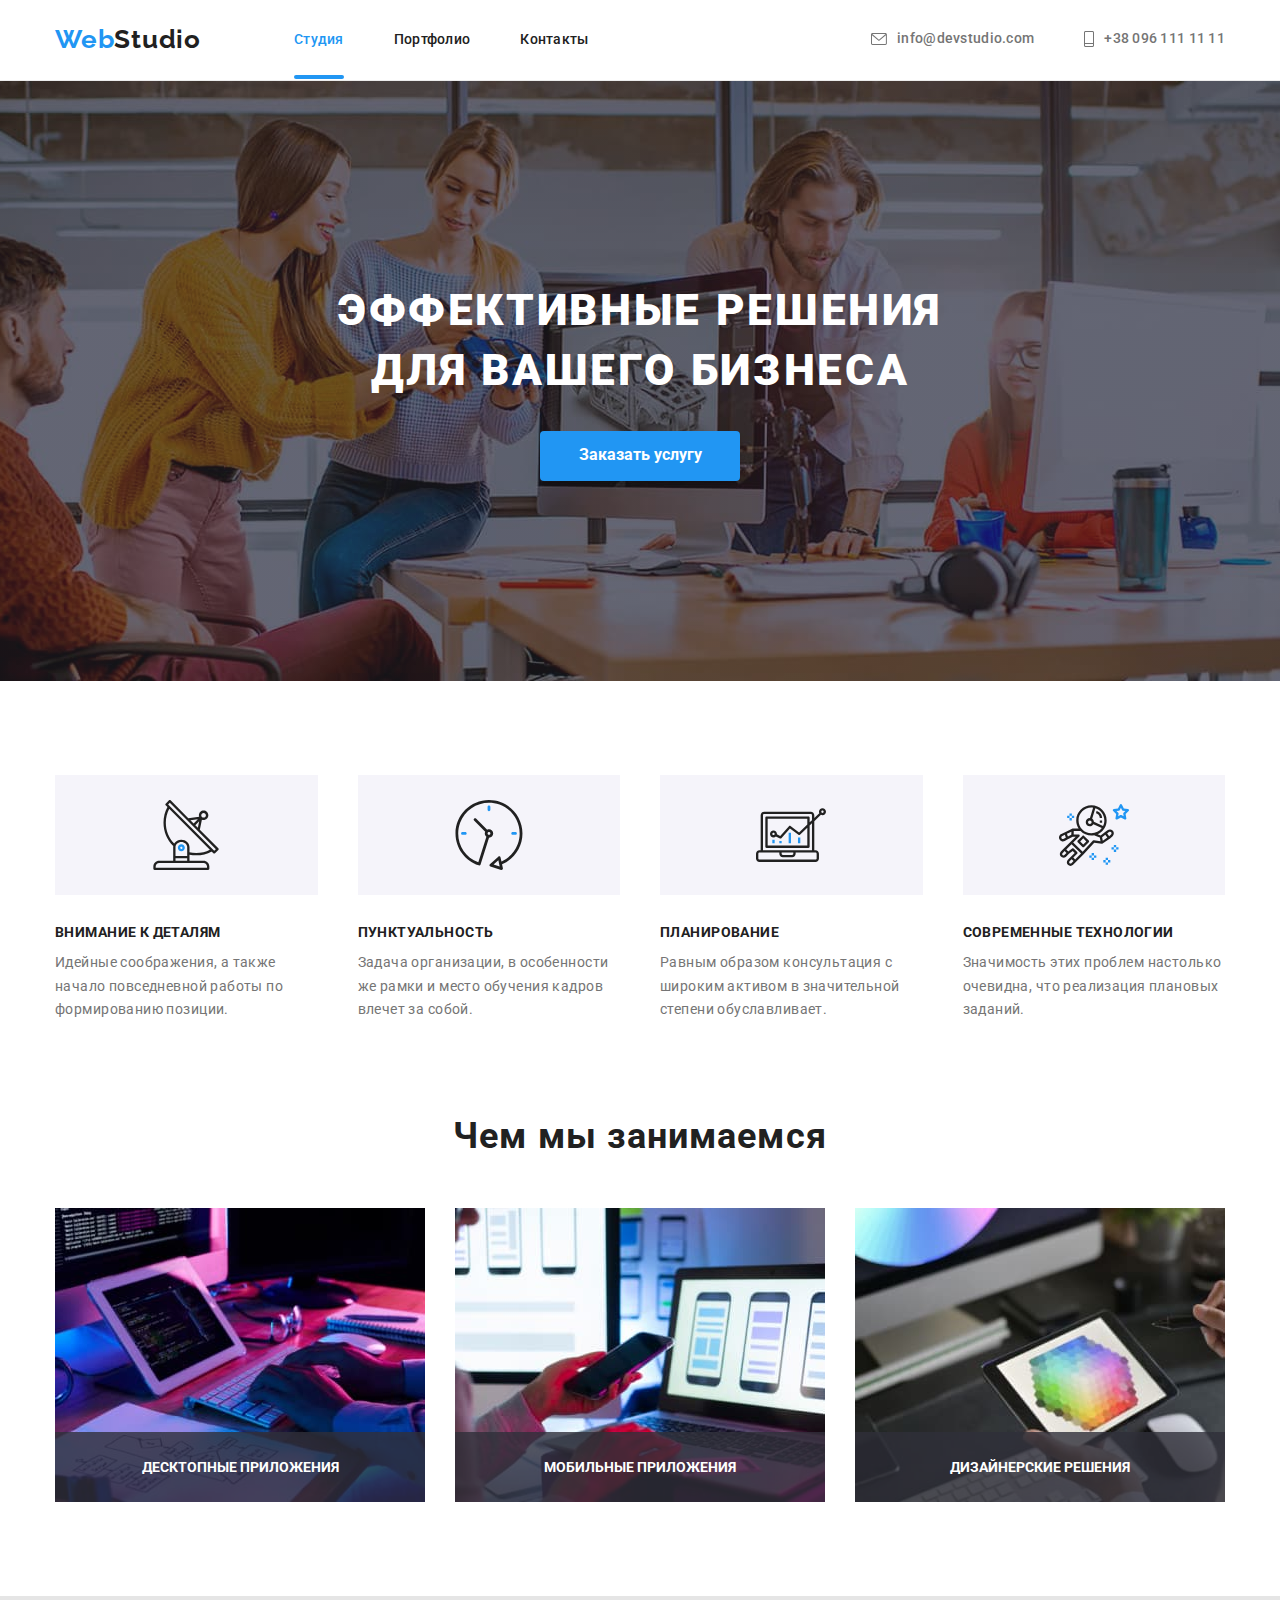
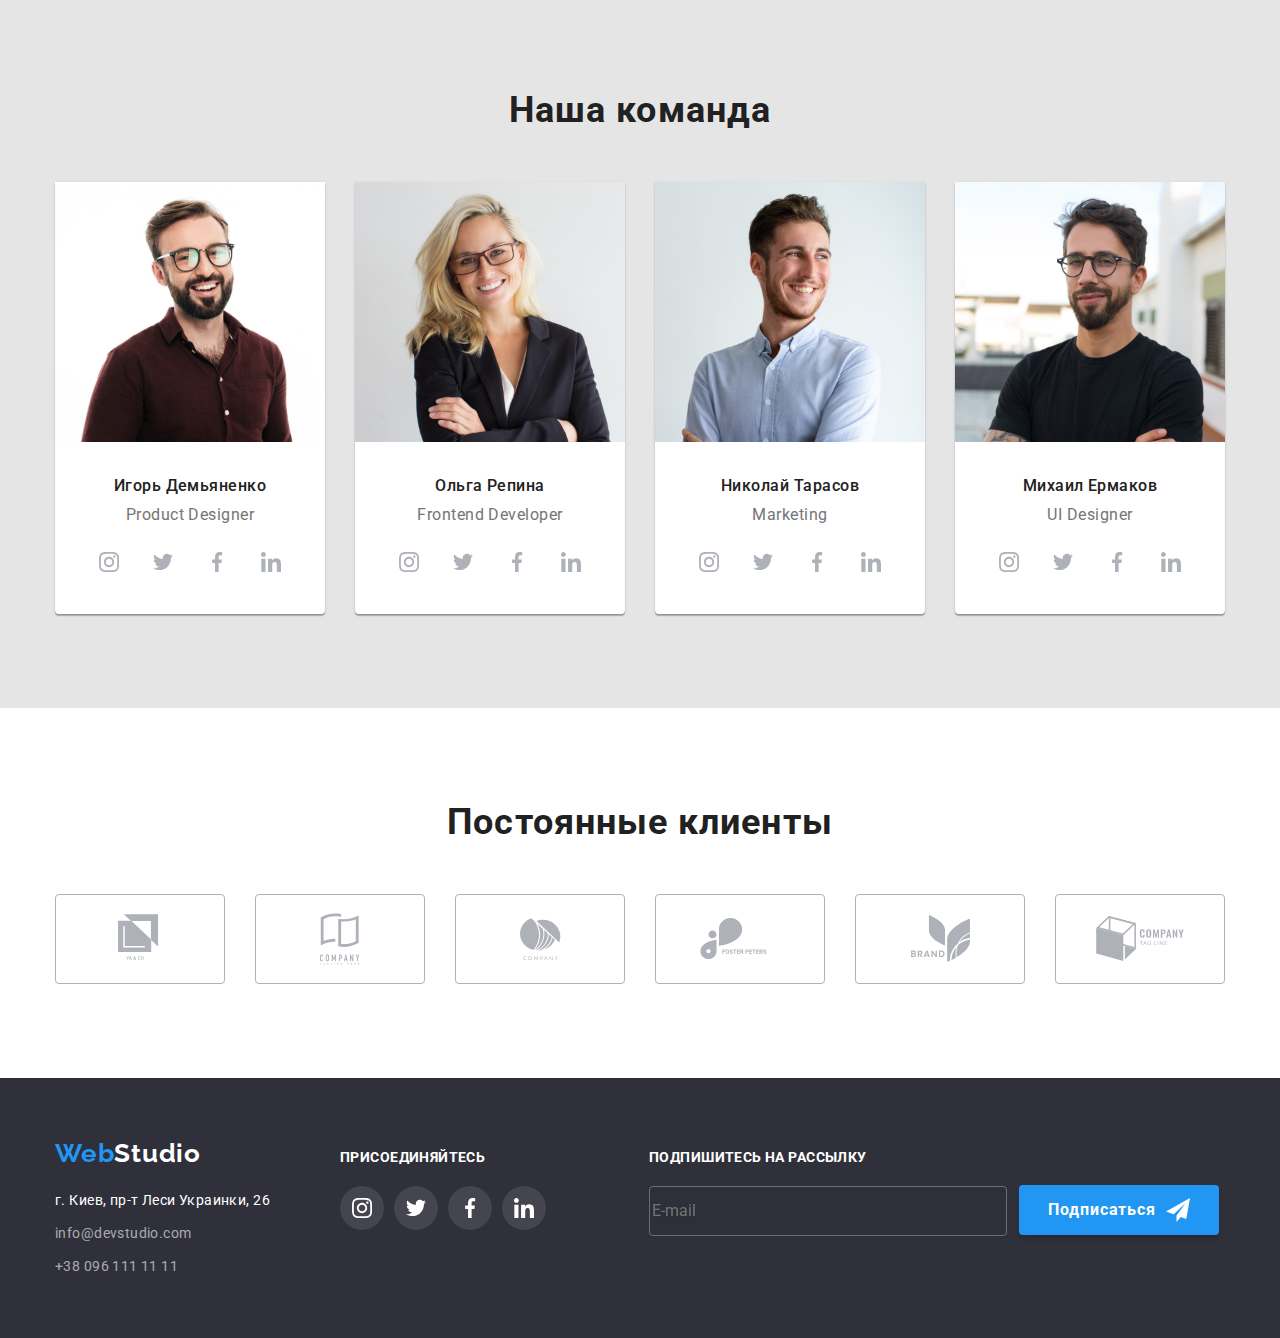
<file: index.html>
<!DOCTYPE html>
<html lang="ru">
  <head>
    <meta charset="UTF-8" />
    <meta name="viewport" content="width=device-width, initial-scale=1.0" />
    <title>WebStudio</title>
    <link
      rel="stylesheet"
      href="https://cdnjs.cloudflare.com/ajax/libs/modern-normalize/1.0.0/modern-normalize.css"
    />
    <link rel="preconnect" href="https://fonts.gstatic.com" />
    <link
      href="https://fonts.googleapis.com/css2?family=Raleway:wght@700&family=Roboto:wght@400;500;700;900&display=swap"
      rel="stylesheet"
    />
    <link rel="stylesheet" href="./css/styles.css" />
  </head>
  <body>
    <!-- HEADER -->
    <header class="header">
      <div class="container">
        <nav class="main-nav">
          <a href="./index.html" class="header-logo"
            ><span class="header-web">Web</span>Studio</a
          >
          <ul class="nav">
            <li><a href="#" class="nav-link current">Студия</a></li>
            <li>
              <a href="./portfolio.html" class="nav-link">Портфолио</a>
            </li>
            <li><a href="#" class="nav-link">Контакты</a></li>
          </ul>
        </nav>
        <address class="address">
          <a href="mailto:info@devstudio.com" class="address-mail"
            ><svg class="address-icon-mail" width="16" height="12">
              <use href="./images/sprite.svg#icon-mail"></use>
            </svg>
            info@devstudio.com</a
          >

          <a href="tel:+380961111111" class="address-tel"
            ><svg class="address-icon-tel" width="10" height="16">
              <use href="./images/sprite.svg#icon-smartphone"></use>
            </svg>
            +38 096 111 11 11</a
          >
        </address>
      </div>
    </header>
    <main>
      <!--Герой-->
      <div class="overlay">
        <section class="hero">
          <div class="container">
            <h1 class="hero-title">
              Эффективные решения <br />
              для вашего бизнеса
            </h1>
            <button type="button" class="hero-btn" data-modal-open>
              Заказать услугу
            </button>
          </div>
        </section>
      </div>

      <!--преимущества-->
      <section class="features-list">
        <ul class="features">
          <div class="container">
            <li class="feat-item">
              <div class="feat-icon-spec">
                <svg class="feature-icon-sputnik" width="70" height="70">
                  <use href="./images/sprite.svg#icon-sputnik-feat"></use>
                </svg>
              </div>
              <h3 class="feature-title">Внимание к деталям</h3>
              <p class="feature-text">
                Идейные соображения, а также начало повседневной работы по
                формированию позиции.
              </p>
            </li>
            <li class="feat-item">
              <div class="feat-icon-spec">
                <svg class="feature-icon-sputnik" width="70" height="70">
                  <use href="./images/sprite.svg#icon-clock-feat"></use>
                </svg>
              </div>
              <h3 class="feature-title">Пунктуальность</h3>
              <p class="feature-text">
                Задача организации, в особенности же рамки и место обучения
                кадров влечет за собой.
              </p>
            </li>
            <li class="feat-item">
              <div class="feat-icon-spec">
                <svg class="feature-icon-sputnik" width="70" height="70">
                  <use href="./images/sprite.svg#icon-notebook-feat"></use>
                </svg>
              </div>
              <h3 class="feature-title">Планирование</h3>
              <p class="feature-text">
                Равным образом консультация с широким активом в значительной
                степени обуславливает.
              </p>
            </li>
            <li class="feat-item">
              <div class="feat-icon-spec">
                <svg class="feature-icon-sputnik" width="70" height="70">
                  <use href="./images/sprite.svg#icon-astronaut-feat"></use>
                </svg>
              </div>
              <h3 class="feature-title">Современные технологии</h3>
              <p class="feature-text">
                Значимость этих проблем настолько очевидна, что реализация
                плановых заданий.
              </p>
            </li>
          </div>
        </ul>
      </section>

      <!--Чем мы занимаемся-->
      <section class="work">
        <h2 class="work-title">Чем мы занимаемся</h2>
        <!-- <div class="container"> -->
        <ul class="container">
          <li>
            <div class="thumb">
              <img src="./images/photo1.jpg" alt="Написание кода" width="370" />
              <div class="thumb-block">
                <p class="label">Десктопные приложения</p>
              </div>
            </div>
          </li>
          <li>
            <div class="thumb">
              <img
                src="./images/photo2.jpg"
                alt="Разработка дизайна"
                width="370"
              />

              <div class="thumb-block">
                <p class="label">Мобильные приложения</p>
              </div>
            </div>
          </li>
          <li>
            <div class="thumb">
              <img
                src="./images/photo3.jpg"
                alt="Работа  с графикой"
                width="370"
              />
              <div class="thumb-block">
                <p class="label">Дизайнерские решения</p>
              </div>
            </div>
          </li>
        </ul>
        <!-- </div> -->
      </section>
      <!--Наша команда-->
      <section class="team-block">
        <div class="container">
          <h2 class="team">Наша команда</h2>
          <ul class="team-sec">
            <li class="team-item">
              <img
                src="./images/productdesigner.jpg"
                alt="Дизайнер продукта"
                width="270"
              />
              <h3 class="team-memb">Игорь Демьяненко</h3>
              <p class="team-pstn">Product Designer</p>
              <ul class="team-social-icons">
                <li class="social-icon">
                  <a class="social-icon-link" href="#">
                    <svg class="team-icon" width="20" height="20">
                      <use href="./images/sprite.svg#icon-instagram"></use></svg
                  ></a>
                </li>
                <li class="social-icon">
                  <a class="social-icon-link" href="#">
                    <svg class="team-icon" width="20" height="20">
                      <use href="./images/sprite.svg#icon-twitter"></use></svg
                  ></a>
                </li>
                <li class="social-icon">
                  <a class="social-icon-link" href="#">
                    <svg class="team-icon" width="20" height="20">
                      <use href="./images/sprite.svg#icon-facebook"></use></svg
                  ></a>
                </li>
                <li class="social-icon">
                  <a class="social-icon-link" href="#">
                    <svg class="team-icon" width="20" height="20">
                      <use href="./images/sprite.svg#icon-linkedin"></use></svg
                  ></a>
                </li>
              </ul>
            </li>
            <li class="team-item">
              <img
                src="./images/frontend_developer.jpg"
                alt="Разработчик"
                width="270"
              />
              <h3 class="team-memb">Ольга Репина</h3>
              <p class="team-pstn">Frontend Developer</p>
              <ul class="team-social-icons">
                <li class="social-icon">
                  <a class="social-icon-link" href="#">
                    <svg class="team-icon" width="20" height="20">
                      <use href="./images/sprite.svg#icon-instagram"></use></svg
                  ></a>
                </li>
                <li class="social-icon">
                  <a class="social-icon-link" href="#">
                    <svg class="team-icon" width="20" height="20">
                      <use href="./images/sprite.svg#icon-twitter"></use></svg
                  ></a>
                </li>
                <li class="social-icon">
                  <a class="social-icon-link" href="#">
                    <svg class="team-icon" width="20" height="20">
                      <use href="./images/sprite.svg#icon-facebook"></use></svg
                  ></a>
                </li>
                <li class="social-icon">
                  <a class="social-icon-link" href="#">
                    <svg class="team-icon" width="20" height="20">
                      <use href="./images/sprite.svg#icon-linkedin"></use></svg
                  ></a>
                </li>
              </ul>
            </li>
            <li class="team-item">
              <img src="./images/marketing.jpg" alt="Маркетолог" width="270" />
              <h3 class="team-memb">Николай Тарасов</h3>
              <p class="team-pstn">Marketing</p>
              <ul class="team-social-icons">
                <li class="social-icon">
                  <a class="social-icon-link" href="#">
                    <svg class="team-icon" width="20" height="20">
                      <use href="./images/sprite.svg#icon-instagram"></use></svg
                  ></a>
                </li>
                <li class="social-icon">
                  <a class="social-icon-link" href="#">
                    <svg class="team-icon" width="20" height="20">
                      <use href="./images/sprite.svg#icon-twitter"></use></svg
                  ></a>
                </li>
                <li class="social-icon">
                  <a class="social-icon-link" href="#">
                    <svg class="team-icon" width="20" height="20">
                      <use href="./images/sprite.svg#icon-facebook"></use></svg
                  ></a>
                </li>
                <li class="social-icon">
                  <a class="social-icon-link" href="#">
                    <svg class="team-icon" width="20" height="20">
                      <use href="./images/sprite.svg#icon-linkedin"></use></svg
                  ></a>
                </li>
              </ul>
            </li>
            <li class="team-item">
              <img
                src="./images/ui_designer.jpg"
                alt="Дизайнер графического интерфеса"
                width="270"
              />
              <h3 class="team-memb">Михаил Ермаков</h3>
              <p class="team-pstn">UI Designer</p>
              <ul class="team-social-icons">
                <li class="social-icon">
                  <a class="social-icon-link" href="#">
                    <svg class="team-icon" width="20" height="20">
                      <use href="./images/sprite.svg#icon-instagram"></use></svg
                  ></a>
                </li>
                <li class="social-icon">
                  <a class="social-icon-link" href="#">
                    <svg class="team-icon" width="20" height="20">
                      <use href="./images/sprite.svg#icon-twitter"></use></svg
                  ></a>
                </li>
                <li class="social-icon">
                  <a class="social-icon-link" href="#">
                    <svg class="team-icon" width="20" height="20">
                      <use href="./images/sprite.svg#icon-facebook"></use></svg
                  ></a>
                </li>
                <li class="social-icon">
                  <a class="social-icon-link" href="#">
                    <svg class="team-icon" width="20" height="20">
                      <use href="./images/sprite.svg#icon-linkedin"></use></svg
                  ></a>
                </li>
              </ul>
            </li>
          </ul>
        </div>
      </section>

      <!--OUR CLIENTS  -->
      <section class="clients">
        <div class="container">
          <h2 class="clients-head">Постоянные клиенты</h2>
          <ul class="clients-icon">
            <li>
              <a class="clients-link" href="#">
                <svg width="44.27" height="49.23">
                  <use href="./images/sprite.svg#icon-client1"></use>
                </svg>
              </a>
            </li>
            <li>
              <a class="clients-link" href="#">
                <svg width="40" height="52">
                  <use href="./images/sprite.svg#icon-client2"></use>
                </svg>
              </a>
            </li>
            <li>
              <a class="clients-link" href="#">
                <svg width="41" height="42.6">
                  <use href="./images/sprite.svg#icon-client3"></use>
                </svg>
              </a>
            </li>
            <li>
              <a class="clients-link" href="#">
                <svg width="79.66" height="42.02">
                  <use href="./images/sprite.svg#icon-client4"></use>
                </svg>
              </a>
            </li>
            <li>
              <a class="clients-link" href="#">
                <svg width="59" height="47">
                  <use href="./images/sprite.svg#icon-client5"></use>
                </svg>
              </a>
            </li>
            <li>
              <a class="clients-link" href="#">
                <svg width="88.48" height="45.44">
                  <use href="./images/sprite.svg#icon-client6"></use>
                </svg>
              </a>
            </li>
          </ul>
        </div>
      </section>
      <!-- MODAL -->
      <div class="backdrop is-hidden" data-modal>
        <div class="modal">
          <button type="button" class="modal-button" data-modal-close>
            <svg width="11" height="11">
              <use href="./images/sprite.svg#icon-close"></use>
            </svg>
          </button>
          <h2 class="modal-name">Оставьте свои данные, мы вам перезвоним</h2>
          <form action="" autocomplete="off">
            <div class="field username">
              <label for="">
                <div class="name">Имя</div>
                <div class="input-cont">
                  <input class="input" type="text" name="username" />
                  <svg class="modal-icon" width="18" height="18">
                    <use href="./images/sprite.svg#icon-name"></use>
                  </svg>
                </div>
              </label>
            </div>
            <div class="field phonenum">
              <label for="">
                <div class="name">Телефон</div>
                <div class="input-cont">
                  <input class="input" type="tel" name="phonenumber" />
                  <svg class="modal-icon" width="18" height="18">
                    <use href="./images/sprite.svg#icon-phone"></use>
                  </svg>
                </div>
              </label>
            </div>
            <div class="field mail">
              <label for="">
                <div class="name">Почта</div>
                <div class="input-cont">
                  <input class="input" type="email" name="email" />
                  <svg class="modal-icon" width="18" height="18">
                    <use href="./images/sprite.svg#icon-mail-mod"></use>
                  </svg>
                </div>
              </label>
            </div>
            <div class="field comment">
              <label for="">
                <div class="name">Комментарий</div>
                <textarea
                  name="comment"
                  rows="10"
                  placeholder="Введите текст"
                ></textarea>
              </label>
            </div>
            <div class="check">
              <input
                class="box"
                type="checkbox"
                name="agreement"
                value="agree"
                id="checkbox"
              /><label for="checkbox" class="check-label">
                <p>
                  Соглашаюсь с рассылкой и принимаю
                  <a class="conditions" href=""> Условия договора</a>
                </p>
              </label>
            </div>
            <button class="btn-send" type="submit">Отправить</button>
          </form>
        </div>
      </div>
    </main>

    <!-- FOOTER -->
    <footer class="footer">
      <div class="container">
        <div>
          <a href="./index.html" class="logo-footer"
            ><span class="web-footer">Web</span>Studio</a
          >
          <address>
            <span class="foot-address-coord"
              >г. Киев, пр-т Леси Украинки, 26</span
            >
            <a href="mailto:info@devstudio.com" class="foot-address-mail"
              >info@devstudio.com</a
            >

            <a href="tel:+380961111111" class="foot-address-tel"
              >+38 096 111 11 11</a
            >
          </address>
        </div>
        <div>
          <p class="subscribe-title">присоединяйтесь</p>
          <ul class="foot-social-links">
            <li class="foot-social-item">
              <a class="foot-links" href="#">
                <svg width="20" height="20">
                  <use href="./images/sprite.svg#icon-instagram"></use>
                </svg>
              </a>
            </li>
            <li class="foot-social-item">
              <a class="foot-links" href="#">
                <svg width="20" height="20">
                  <use href="./images/sprite.svg#icon-twitter"></use>
                </svg>
              </a>
            </li>
            <li class="foot-social-item">
              <a class="foot-links" href="#">
                <svg width="20" height="20">
                  <use href="./images/sprite.svg#icon-facebook"></use>
                </svg>
              </a>
            </li>
            <li class="foot-social-item">
              <a class="foot-links" href="#">
                <svg width="20" height="20">
                  <use href="./images/sprite.svg#icon-linkedin"></use>
                </svg>
              </a>
            </li>
          </ul>
        </div>
        <form class="subscribe-form" autocomplete="off">
          <div class="subscribe-field">
            <label class="subscribe-label" for="email">
              Подпишитесь на рассылку </label
            ><input
              class="subscribe-input"
              type="email"
              name="email"
              id="email"
              placeholder="E-mail"
            />
          </div>

          <button class="btn-submit" type="submit">
            Подписаться
            <svg width="24" height="24" class="btn-icon">
              <use href="./images/sprite.svg#icon-send"></use>
            </svg>
          </button>
        </form>
      </div>
    </footer>
    <script src="./js/modal.js"></script>
  </body>
</html>
</file>
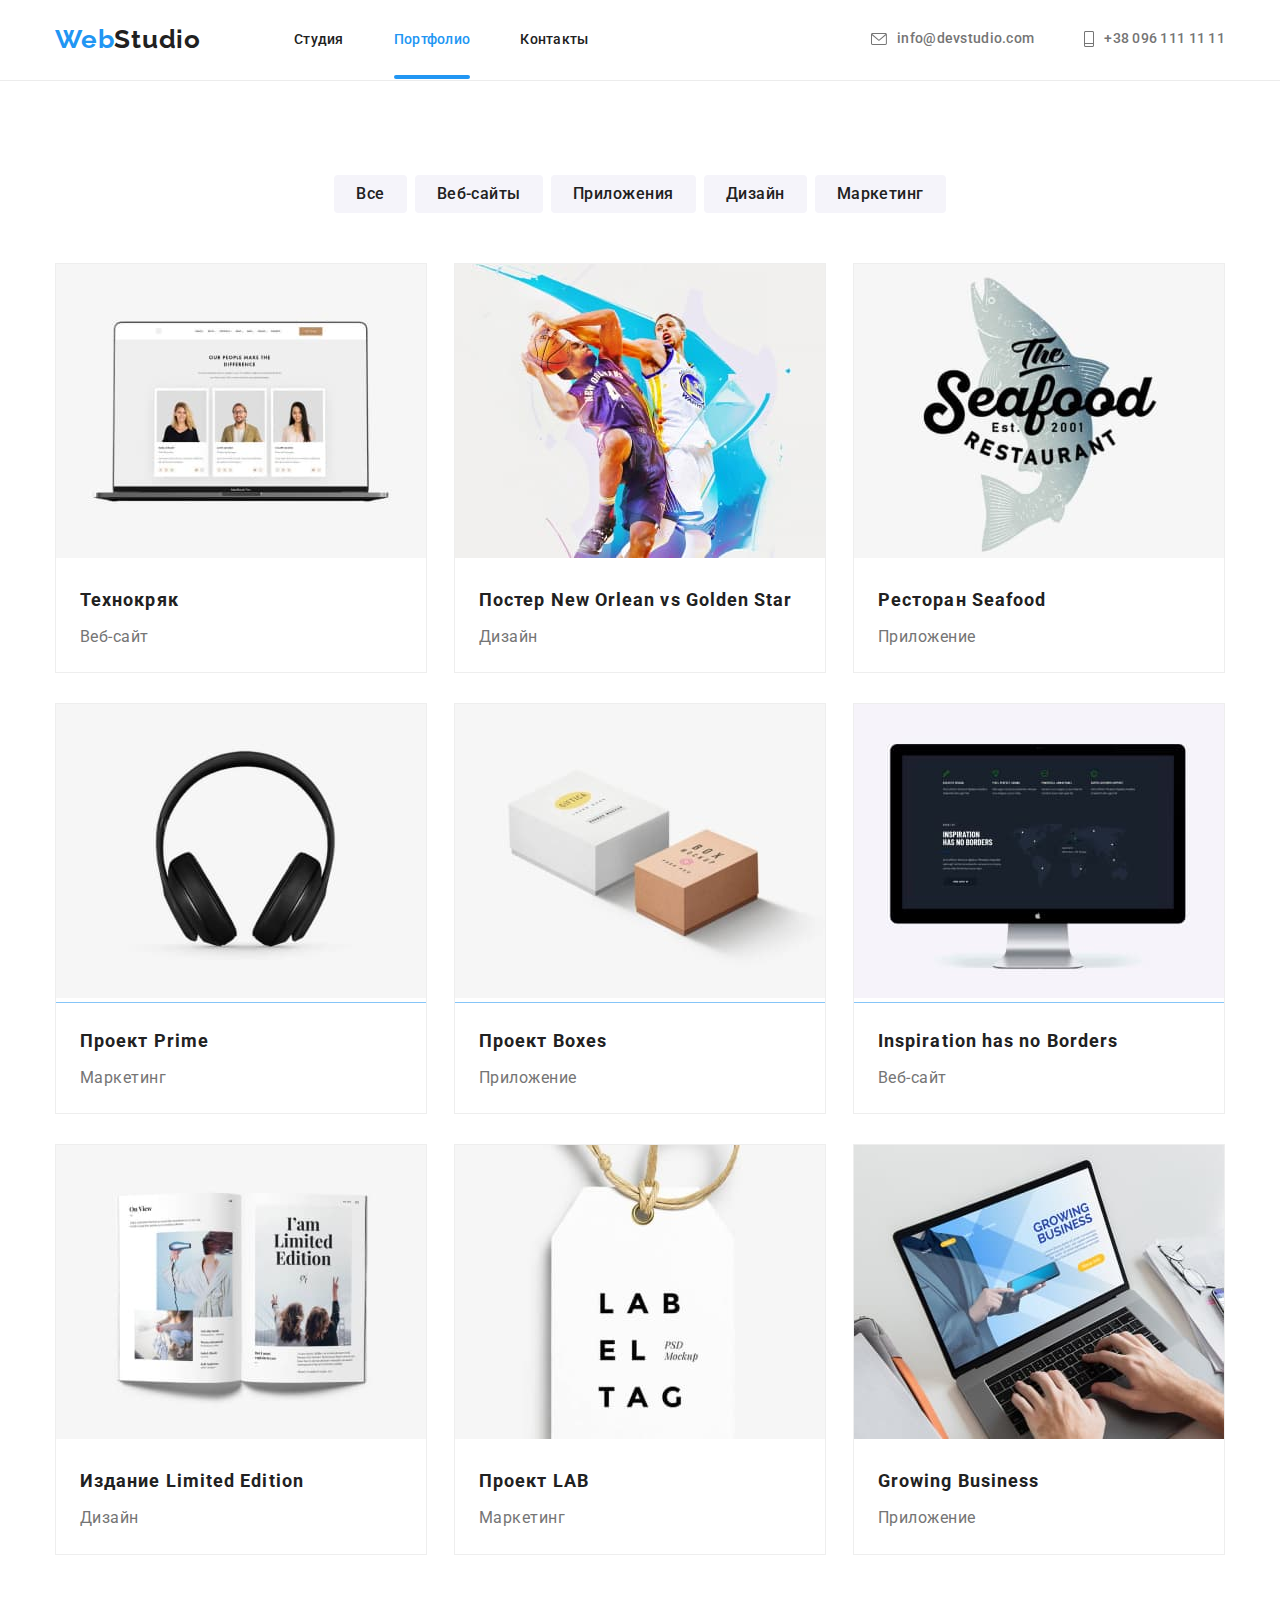
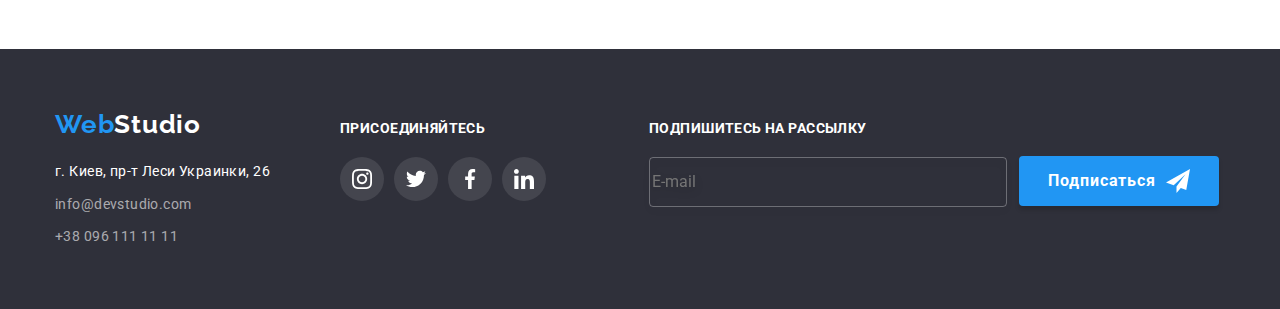
<file: portfolio.html>
<!DOCTYPE html>
<html lang="ru">
  <head>
    <meta charset="UTF-8" />
    <meta name="viewport" content="width=device-width, initial-scale=1.0" />
    <title>Портфолио</title>
    <link
      rel="stylesheet"
      href="https://cdnjs.cloudflare.com/ajax/libs/modern-normalize/1.0.0/modern-normalize.css"
    />
    <link rel="preconnect" href="https://fonts.gstatic.com" />
    <link
      href="https://fonts.googleapis.com/css2?family=Raleway:wght@700&family=Roboto:wght@400;500;700;900&display=swap"
      rel="stylesheet"
    />
    <link rel="stylesheet" href="./css/styles.css" />
  </head>
  <body>
    <header class="header">
      <div class="container">
        <nav class="main-nav">
          <a href="./index.html" class="header-logo"
            ><span class="header-web">Web</span>Studio</a
          >
          <ul class="nav">
            <li><a href="./index.html" class="nav-link">Студия</a></li>
            <li>
              <a href="./portfolio.html" class="nav-link current">Портфолио</a>
            </li>
            <li><a href="#" class="nav-link">Контакты</a></li>
          </ul>
        </nav>
        <address class="address">
          <a href="mailto:info@devstudio.com" class="address-mail"
            ><svg class="address-icon-mail" width="16" height="12">
              <use href="./images/sprite.svg#icon-mail"></use>
            </svg>
            info@devstudio.com</a
          >

          <a href="tel:+380961111111" class="address-tel"
            ><svg class="address-icon-tel" width="10" height="16">
              <use href="./images/sprite.svg#icon-smartphone"></use>
            </svg>
            +38 096 111 11 11</a
          >
        </address>
      </div>
    </header>
    <main>
      <section class="main-section">
        <div class="container">
          <!-- Кнопки фильтр-->
          <ul class="filter-buttons">
            <li class="item-btn">
              <button type="button" class="filt-btn">Все</button>
            </li>
            <li class="item-btn">
              <button type="button" class="filt-btn">Веб-сайты</button>
            </li>
            <li class="item-btn">
              <button type="button" class="filt-btn">Приложения</button>
            </li>
            <li class="item-btn">
              <button type="button" class="filt-btn">Дизайн</button>
            </li>
            <li class="item-btn">
              <button type="button" class="filt-btn">Маркетинг</button>
            </li>
          </ul>
          <!--Карточки портфолио-->

          <ul class="cards">
            <li class="card-item">
              <a class="card-link" href="#">
                <div class="card-image">
                  <img
                    src="./images/card-note.jpg"
                    alt="Веб сайт запущен на ноутбуке"
                    width="370"
                  />
                  <div class="card-overlay">
                    <p class="card-text">
                      Технокряк это современная площадка распространения
                      коронавируса. Компании используют эту платформу для
                      цифрового шпионажа и атак на защищённые сервера
                      конкурентов.
                    </p>
                  </div>
                </div>

                <div class="cards-description">
                  <h3 class="cards-title">Технокряк</h3>
                  <p class="cards-text">Веб-сайт</p>
                </div>
              </a>
            </li>

            <li class="card-item">
              <a class="card-link" href="#">
                <div class="card-image">
                  <img
                    src="./images/card-basket.jpg"
                    alt="Игра в баскетбол"
                    width="370"
                  />
                  <div class="card-overlay">
                    <p class="card-text">
                      Технокряк это современная площадка распространения
                      коронавируса. Компании используют эту платформу для
                      цифрового шпионажа и атак на защищённые сервера
                      конкурентов.
                    </p>
                  </div>
                </div>
                <div class="cards-description">
                  <h3 class="cards-title">Постер New Orlean vs Golden Star</h3>
                  <p class="cards-text">Дизайн</p>
                </div>
              </a>
            </li>

            <li class="card-item">
              <a class="card-link" href="#">
                <div class="card-image">
                  <img
                    src="./images/card-seafood.jpg"
                    alt="Логотип ресторана Seafood"
                    width="370"
                  />
                  <div class="card-overlay">
                    <p class="card-text">
                      Технокряк это современная площадка распространения
                      коронавируса. Компании используют эту платформу для
                      цифрового шпионажа и атак на защищённые сервера
                      конкурентов.
                    </p>
                  </div>
                </div>
                <div class="cards-description">
                  <h3 class="cards-title">Ресторан Seafood</h3>
                  <p class="cards-text">Приложение</p>
                </div>
              </a>
            </li>

            <li class="card-item">
              <a class="card-link" href="#">
                <div class="card-image">
                  <img
                    src="./images/card-phones.jpg"
                    alt="Наушники"
                    width="370"
                  />
                  <div class="card-overlay">
                    <p class="card-text">
                      Технокряк это современная площадка распространения
                      коронавируса. Компании используют эту платформу для
                      цифрового шпионажа и атак на защищённые сервера
                      конкурентов.
                    </p>
                  </div>
                </div>
                <div class="cards-description">
                  <h3 class="cards-title">Проект Prime</h3>
                  <p class="cards-text">Маркетинг</p>
                </div></a
              >
            </li>

            <li class="card-item">
              <a class="card-link" href="#">
                <div class="card-image">
                  <img
                    src="./images/card-boxes.jpg"
                    alt="Две коробки"
                    width="370"
                  />
                  <div class="card-overlay">
                    <p class="card-text">
                      Технокряк это современная площадка распространения
                      коронавируса. Компании используют эту платформу для
                      цифрового шпионажа и атак на защищённые сервера
                      конкурентов.
                    </p>
                  </div>
                </div>
                <div class="cards-description">
                  <h3 class="cards-title">Проект Boxes</h3>
                  <p class="cards-text">Приложение</p>
                </div></a
              >
            </li>
            <li class="card-item">
              <a class="card-link" href="#">
                <div class="card-image">
                  <img
                    src="./images/card-imac.jpg"
                    alt="Моноблок Imac"
                    width="370"
                  />
                  <div class="card-overlay">
                    <p class="card-text">
                      Технокряк это современная площадка распространения
                      коронавируса. Компании используют эту платформу для
                      цифрового шпионажа и атак на защищённые сервера
                      конкурентов.
                    </p>
                  </div>
                </div>
                <div class="cards-description">
                  <h3 class="cards-title">Inspiration has no Borders</h3>
                  <p class="cards-text">Веб-сайт</p>
                </div></a
              >
            </li>
            <li class="card-item">
              <a class="card-link" href="#">
                <div class="card-image">
                  <img
                    src="./images/card-magazine.jpg"
                    alt="Открытый журнал"
                    width="370"
                  />
                  <div class="card-overlay">
                    <p class="card-text">
                      Технокряк это современная площадка распространения
                      коронавируса. Компании используют эту платформу для
                      цифрового шпионажа и атак на защищённые сервера
                      конкурентов.
                    </p>
                  </div>
                </div>
                <div class="cards-description">
                  <h3 class="cards-title">Издание Limited Edition</h3>
                  <p class="cards-text">Дизайн</p>
                </div></a
              >
            </li>
            <li class="card-item">
              <a class="card-link" href="#">
                <div class="card-image">
                  <img
                    src="./images/card-label.jpg"
                    alt="Этикетка с лейблом"
                    width="370"
                  />
                  <div class="card-overlay">
                    <p class="card-text">
                      Технокряк это современная площадка распространения
                      коронавируса. Компании используют эту платформу для
                      цифрового шпионажа и атак на защищённые сервера
                      конкурентов.
                    </p>
                  </div>
                </div>
                <div class="cards-description">
                  <h3 class="cards-title">Проект LAB</h3>
                  <p class="cards-text">Маркетинг</p>
                </div></a
              >
            </li>
            <li class="card-item">
              <a class="card-link" href="#">
                <div class="card-image">
                  <img
                    src="./images/card-note2.jpg"
                    alt="Человек работает за ноутбуком"
                    width="370"
                  />
                  <div class="card-overlay">
                    <p class="card-text">
                      Технокряк это современная площадка распространения
                      коронавируса. Компании используют эту платформу для
                      цифрового шпионажа и атак на защищённые сервера
                      конкурентов.
                    </p>
                  </div>
                </div>
                <div class="cards-description">
                  <h3 class="cards-title">Growing Business</h3>
                  <p class="cards-text">Приложение</p>
                </div></a
              >
            </li>
          </ul>
        </div>
      </section>
    </main>
    <!-- FOOTER -->
    <footer class="footer">
      <div class="container">
        <div>
          <a href="./index.html" class="logo-footer"
            ><span class="web-footer">Web</span>Studio</a
          >
          <address>
            <span class="foot-address-coord"
              >г. Киев, пр-т Леси Украинки, 26</span
            >
            <a href="mailto:info@devstudio.com" class="foot-address-mail"
              >info@devstudio.com</a
            >

            <a href="tel:+380961111111" class="foot-address-tel"
              >+38 096 111 11 11</a
            >
          </address>
        </div>
        <div>
          <p class="subscribe-title">присоединяйтесь</p>
          <ul class="foot-social-links">
            <li class="foot-social-item">
              <a class="foot-links" href="#">
                <svg width="20" height="20">
                  <use href="./images/sprite.svg#icon-instagram"></use>
                </svg>
              </a>
            </li>
            <li class="foot-social-item">
              <a class="foot-links" href="#">
                <svg width="20" height="20">
                  <use href="./images/sprite.svg#icon-twitter"></use>
                </svg>
              </a>
            </li>
            <li class="foot-social-item">
              <a class="foot-links" href="#">
                <svg width="20" height="20">
                  <use href="./images/sprite.svg#icon-facebook"></use>
                </svg>
              </a>
            </li>
            <li class="foot-social-item">
              <a class="foot-links" href="#">
                <svg width="20" height="20">
                  <use href="./images/sprite.svg#icon-linkedin"></use>
                </svg>
              </a>
            </li>
          </ul>
        </div>
        <form class="subscribe-form" autocomplete="off">
          <div class="subscribe-field">
            <label class="subscribe-label" for="email">
              Подпишитесь на рассылку </label
            ><input
              class="subscribe-input"
              type="email"
              name="email"
              id="email"
              placeholder="E-mail"
            />
          </div>

          <button class="btn-submit" type="submit">
            Подписаться
            <svg width="24" height="24" class="btn-icon">
              <use href="./images/sprite.svg#icon-send"></use>
            </svg>
          </button>
        </form>
      </div>
    </footer>
  </body>
</html>
</file>
<file: css/styles.css>
:root {
  --bacckground-color-dark: #2f303a;
  --main-background-color: #ffffff;
  --button-background-color: #f5f4fa;
  --accent-background-color: #2196f3;
  --color-dark: #212121;
  --color-grey: #757575;
  --color-white: #ffffff;
  --icon-cur-color: #afb1b8;
}
body {
  background-color: var(--main-background-color);
  font-family: Roboto, sans-serif;
}
ul {
  list-style: none;
  margin-top: 0;
  margin-bottom: 0;
  padding-left: 0;
}
a {
  text-decoration: none;
}
h1,
h2,
h3,
p {
  margin-top: 0;
  margin-bottom: 0;
}
.container {
  width: 1200px;
  margin-left: auto;
  margin-right: auto;
  padding-left: 15px;
  padding-right: 15px;
}
/*Header styles*/
.header {
  border-bottom: 1px solid #ececec;
  padding-top: 24px;
  padding-bottom: 25px;
}
.header > .container {
  display: flex;
  align-items: center;
}
.header-logo {
  color: var(--color-dark);
  font-family: Raleway, sans-serif;
  font-weight: 700;
  font-size: 26px;
  line-height: 1.19;
  letter-spacing: 0.03em;
  margin-right: 93px;
}
.header-web {
  color: var(--accent-background-color);
}
.main-nav {
  display: flex;
  align-items: center;
}
.nav {
  display: flex;
}
.nav li:not(:last-child) {
  margin-right: 50px;
}

.nav-link {
  position: relative;
  color: var(--color-dark);
  font-weight: 500;
  font-size: 14px;
  line-height: 1.14;
  letter-spacing: 0.02em;
  padding-top: 32px;
  padding-bottom: 32px;
  transition: color 250ms cubic-bezier(0.4, 0, 0.2, 1);
}
.nav-link:hover,
.nav-link:focus {
  color: var(--accent-background-color);
}
.address {
  display: flex;
  align-items: center;
  margin-left: auto;
}
.address-icon-mail {
  fill: currentColor;
  margin-right: 10px;
}
.nav-link.current {
  color: var(--accent-background-color);
}
.nav-link.current::after {
  position: absolute;
  bottom: 0;
  left: 0;
  content: '';
  display: block;
  width: 100%;
  height: 4px;
  background-color: var(--accent-background-color);
  border-radius: 2px;
}
.address-mail {
  color: var(--color-grey);
  font-style: normal;
  font-weight: 500;
  font-size: 14px;
  line-height: 1.14;
  letter-spacing: 0.02em;
  margin-right: 50px;
  display: flex;
  justify-content: center;
  align-items: center;
  transition: color 250ms cubic-bezier(0.4, 0, 0.2, 1);
}
.address-mail:hover,
.address-mail:focus {
  color: var(--accent-background-color);
}
.address-icon-tel {
  margin-right: 10px;
  fill: currentColor;
}
.address-tel {
  color: var(--color-grey);
  font-style: normal;
  font-weight: 500;
  font-size: 14px;
  line-height: 1.14;
  letter-spacing: 0.02em;
  display: flex;
  justify-content: center;
  align-items: center;
  transition: color 250ms cubic-bezier(0.4, 0, 0.2, 1);
}
.address-tel:hover,
.address-tel:focus {
  color: var(--accent-background-color);
}

/* Hero styles*/
.overlay {
  height: 600px;
  max-width: 1600px;
  margin-left: auto;
  margin-right: auto;
  background-color: var(--bacckground-color-dark);
  background-image: linear-gradient(
      to right,
      rgba(47, 48, 58, 0.4),
      rgba(47, 48, 58, 0.4)
    ),
    url(../images/hero-img.jpg);
  background-position: center;
  block-size: contain;
}
.hero .container {
  display: flex;
  flex-direction: column;
}
.hero {
  /* background-color: var(--bacckground-color-dark); */
  text-align: center;
  padding-top: 200px;
  padding-bottom: 200px;
}
.hero-title {
  color: var(--color-white);
  font-weight: 900;
  font-size: 44px;
  line-height: 1.36;
  letter-spacing: 0.06em;
  text-transform: uppercase;
}
.hero-btn {
  background-color: var(--accent-background-color);
  color: var(--color-white);
  font-weight: 700;
  font-size: 16px;
  line-height: 1.9;
  text-align: center;
  cursor: pointer;
  width: 200px;
  height: 50px;
  margin-top: 30px;
  align-self: center;
  box-shadow: 0px 4px 4px rgba(0, 0, 0, 0.15);
  border-radius: 4px;
  border: none;
  transition: background-color 250ms cubic-bezier(0.4, 0, 0.2, 1),
    color 250ms cubic-bezier(0.4, 0, 0.2, 1);
}
.hero-btn:hover,
.hero-btn:focus {
  background-color: var(--color-white);
  color: var(--accent-background-color);
}
/*преимущества*/
.feat-icon-spec {
  display: flex;
  justify-content: center;
  background-color: var(--button-background-color);
  /* margin-top: 94px; */
  margin-bottom: 30px;
}
.feature-icon-sputnik {
  margin-top: 25px;
  margin-bottom: 25px;
}
.features-list {
  padding-top: 94px;
  padding-bottom: 94px;
}
.features > .container {
  display: flex;
  justify-content: space-between;
  /* margin-top: 94px;
  margin-bottom: 94px; */
}
.feat-item {
  flex-basis: calc(100% / 4 - 30px);
}

.feature-title {
  color: var(--color-dark);
  font-weight: 700;
  font-size: 14px;
  line-height: 1.14;
  letter-spacing: 0.03em;
  text-transform: uppercase;
}
.feature-text {
  color: var(--color-grey);
  font-weight: 400;
  font-size: 14px;
  line-height: 1.7;
  letter-spacing: 0.03em;
  margin-top: 10px;
}
/* Чем мы занимаемся*/
.work {
  padding-bottom: 94px;
}
.work > .container {
  display: flex;
  justify-content: space-between;
}
.work-title {
  color: var(--color-dark);
  font-weight: 700;
  font-size: 36px;
  line-height: 1.16;
  text-align: center;
  letter-spacing: 0.03em;
  display: block;
  margin-bottom: 50px;
}
.thumb {
  position: relative;
  display: flex;
}
.thumb-block {
  position: absolute;
  bottom: 0;
  background: rgba(47, 48, 58, 0.8);
}
.label {
  width: 370px;
  padding: 27px 0px;
  color: var(--main-background-color);
  font-weight: 700;
  font-size: 14px;
  line-height: 1.17;
  text-transform: uppercase;
  text-align: center;
}
/* Наша команда*/
.team-block {
  padding-bottom: 94px;
  padding-top: 94px;
  background-color: #e5e5e5;
}
.team-sec {
  display: flex;
  justify-content: space-between;
}
.team-item {
  display: block;
  box-shadow: 0px 1px 3px rgba(0, 0, 0, 0.12), 0px 1px 1px rgba(0, 0, 0, 0.14),
    0px 2px 1px rgba(0, 0, 0, 0.2);
  border-radius: 0px 0px 4px 4px;
  background-color: var(--main-background-color);
}
.team {
  color: var(--color-dark);
  font-weight: 700;
  font-size: 36px;
  line-height: 1.16;
  text-align: center;
  letter-spacing: 0.03em;
  margin-bottom: 50px;
}
.team-memb {
  color: var(--color-dark);
  font-weight: 500;
  font-size: 16px;
  line-height: 1.19;
  letter-spacing: 0.03em;
  text-align: center;
  margin-top: 30px;
}
.team-pstn {
  color: var(--color-grey);
  font-weight: normal;
  font-size: 16px;
  line-height: 1.19;
  letter-spacing: 0.03em;
  text-align: center;
  margin-top: 10px;
  margin-bottom: 16px;
}

.social-icon {
  display: inline-flex;
}
.social-icon:not(:last-child) {
  margin-right: 10px;
}
.social-icon-link {
  width: 44px;
  height: 44px;
  display: inline-flex;
  justify-content: center;
  align-items: center;

  border-radius: 50%;
  color: var(--icon-cur-color);
  transition: background-color 250ms cubic-bezier(0.4, 0, 0.2, 1),
    color 250ms cubic-bezier(0.4, 0, 0.2, 1);
}
.team-icon {
  fill: currentColor;
}
.team-social-icons {
  display: flex;
  justify-content: space-between;
  margin-bottom: 30px;
  margin-left: 32px;
  margin-right: 32px;
}
.social-icon-link:hover,
.social-icon-link:focus {
  color: var(--main-background-color);
  background-color: var(--accent-background-color);
}

/* OUR CLIENTS */
.clients {
  padding-top: 94px;
  padding-bottom: 94px;
}

.clients-head {
  color: var(--color-dark);
  font-weight: 700;
  font-size: 36px;
  line-height: 1.16;
  text-align: center;
  letter-spacing: 0.03em;
  margin-bottom: 50px;
}

.clients-icon {
  display: flex;
  justify-content: space-between;
}
.clients-link {
  display: flex;
  justify-content: center;
  align-items: center;
  border: 1px solid #afb1b8;
  border-radius: 4px;
  width: 170px;
  height: 90px;
  fill: var(--icon-cur-color);
  transition: border 250ms cubic-bezier(0.4, 0, 0.2, 1),
    fill 250ms cubic-bezier(0.4, 0, 0.2, 1);
}

.clients-link:hover,
.clients-link:focus {
  border: 1px solid var(--accent-background-color);
  fill: var(--accent-background-color);
}
/* MODAL  */
.backdrop {
  position: fixed;
  top: 0;
  left: 0;
  width: 100%;
  height: 100%;
  background-color: rgba(0, 0, 0, 0.2);
  opacity: 1;
  transition: opacity 250ms cubic-bezier(0.4, 0, 0.2, 1);
}
.backdrop.is-hidden {
  opacity: 0;
  pointer-events: none;
}
.backdrop.is-hidden .modal {
  transform: translate(-50%, -50%) scale(0.9);
}
.modal {
  position: absolute;
  top: 50%;
  left: 50%;
  width: 528px;
  height: 581px;
  background-color: var(--main-background-color);
  box-shadow: 0px 1px 3px rgba(0, 0, 0, 0.12), 0px 1px 1px rgba(0, 0, 0, 0.14),
    0px 2px 1px rgba(0, 0, 0, 0.2);
  border-radius: 4px;
  transform: translate(-50%, -50%) scale(1);
  transition: transform 250ms cubic-bezier(0.4, 0, 0.2, 1);
}
.modal-button {
  position: absolute;
  top: 8px;
  right: 8px;
  width: 30px;
  height: 30px;
  border: 1px solid rgba(0, 0, 0, 0.1);
  border-radius: 50%;
  background: var(--main-background-color);
  cursor: pointer;
}
.modal-name {
  margin-top: 40px;
  margin-bottom: 12px;
  font-family: Roboto;
  font-weight: 700;
  font-size: 20px;
  line-height: 1.15;
  text-align: center;
  letter-spacing: 0.03em;
  color: var(--color-dark);
}
.field {
  width: 448px;
  margin-left: auto;
  margin-right: auto;
}
.input-cont {
  position: relative;
}
.modal-icon {
  position: absolute;
  left: 12px;
  top: 50%;
  transform: translateY(-50%);
  fill: currentColor;
  transition: fill 250ms cubic-bezier(0.4, 0, 0.2, 1);
}
.input {
  width: 100%;
  height: 40px;
  padding-left: 42px;
  border: 1px solid rgba(33, 33, 33, 0.2);
  border-radius: 4px;
  cursor: pointer;
  transition: border-color 250ms cubic-bezier(0.4, 0, 0.2, 1);
}
.input:focus,
.input:hover {
  outline: none;
  border-color: var(--accent-background-color);
}
.input:focus + .modal-icon,
.input:hover + .modal-icon {
  fill: var(--accent-background-color);
}
.name {
  margin-bottom: 4px;
  font-family: Roboto;

  font-weight: 400;
  font-size: 12px;
  line-height: 1.17;
  letter-spacing: 0.01em;
  color: var(--color-grey);
}
.username {
  margin-bottom: 10px;
}
.phonenum {
  margin-bottom: 10px;
}
.mail {
  margin-bottom: 10px;
}
.comment {
  margin-bottom: 20px;
}

textarea {
  resize: none;
  border: 1px solid rgba(33, 33, 33, 0.2);
  border-radius: 4px;
  width: 100%;
  height: 120px;
  cursor: pointer;
  transition: border-color 250ms cubic-bezier(0.4, 0, 0.2, 1);
}
textarea:focus,
textarea:hover {
  outline: none;
  border-color: var(--accent-background-color);
}
textarea::placeholder {
  font-family: Roboto;
  font-weight: 400;
  font-size: 14px;
  line-height: 1.14;
  letter-spacing: 0.01em;
  color: rgba(117, 117, 117, 0.5);
}
.check {
  text-align: center;
  margin-bottom: 30px;
  /* outline: 1px solid black; */
  font-family: Roboto;
  font-weight: 400;
  font-size: 14px;
  line-height: 1.71;
  letter-spacing: 0.03em;
  color: #757575;
}
.box {
  position: absolute;
  width: 1px;
  height: 1px;
  margin: -1px;
  border: 0;
  padding: 0;
  clip: rect(0 0 0 0);
  overflow: hidden;
}
.conditions {
  text-decoration: underline;
  color: var(--accent-background-color);
}
.check-label {
  display: inline-flex;
  align-items: center;
}
.check-label::before {
  content: '';
  display: inline-block;
  width: 16px;
  height: 15px;
  border: 2px solid black;
  border-radius: 2px;
  margin-right: 7px;
  cursor: pointer;
  transition: background-color 250ms cubic-bezier(0.4, 0, 0.2, 1),
    background-image 250ms cubic-bezier(0.4, 0, 0.2, 1),
    border-color 250ms cubic-bezier(0.4, 0, 0.2, 1);
}
.box:focus + .check-label::before {
  border: 2px solid var(--accent-background-color);
}
.box:checked ~ .check-label::before {
  background-color: var(--accent-background-color);
  background-image: url('../images/check.svg');
  background-size: contain;
  background-origin: border-box;
  border-color: var(--accent-background-color);
}
.btn-send {
  display: flex;
  align-items: center;
  justify-content: center;
  margin-right: auto;
  margin-left: auto;
  padding: 0;
  width: 200px;
  height: 50px;
  background-color: var(--accent-background-color);
  font-family: Roboto;
  font-weight: 700;
  font-size: 16px;
  line-height: 1.88;
  letter-spacing: 0.06em;
  color: var(--main-background-color);
  box-shadow: 0px 4px 4px rgba(0, 0, 0, 0.15);
  border-radius: 4px;
  border: none;
  cursor: pointer;
  transition: background-color 250ms cubic-bezier(0.4, 0, 0.2, 1),
    color 250ms cubic-bezier(0.4, 0, 0.2, 1);
}
.btn-send:hover,
.btn-send:focus {
  background-color: var(--color-white);
  color: var(--accent-background-color);
}

/*Footer*/
.footer > .container {
  display: flex;
  align-items: baseline;
}

.footer {
  background-color: var(--bacckground-color-dark);
  padding-top: 60px;
  padding-bottom: 60px;
}

.logo-footer {
  color: var(--color-white);
  font-family: Raleway, sans-serif;
  font-style: normal;
  font-weight: 700;
  font-size: 26px;
  line-height: 1.19;
  letter-spacing: 0.03em;
  margin-bottom: 20px;
  display: block;
}
.web-footer {
  color: var(--accent-background-color);
}

.foot-address-coord {
  color: var(--color-white);
  font-style: normal;
  font-weight: 400;
  font-size: 14px;
  line-height: 1.7;
  letter-spacing: 0.03em;
}
.foot-address-mail,
.foot-address-tel {
  font-style: normal;
  font-weight: normal;
  font-size: 14px;
  line-height: 1.7;
  letter-spacing: 0.03em;
  color: rgba(255, 255, 255, 0.6);
}

.foot-address-mail {
  display: block;
  margin-top: 9px;
  margin-bottom: 9px;
}
.foot-address-tel {
  display: block;
}

.subscribe-title {
  color: var(--color-white);
  font-family: Roboto;
  font-style: normal;
  font-weight: bold;
  font-size: 14px;
  line-height: 1.14;
  letter-spacing: 0.03em;
  text-transform: uppercase;
  padding-left: 70px;
  margin-bottom: 20px;
}
.foot-social-links {
  padding-left: 70px;
  display: flex;
}
.foot-social-item {
  margin-right: 10px;
}
.foot-links {
  display: inline-flex;
  justify-content: center;
  align-items: center;
  background-color: rgba(255, 255, 255, 0.1);
  border-radius: 50%;
  width: 44px;
  height: 44px;
  fill: var(--color-white);
  transition: background-color 250ms cubic-bezier(0.4, 0, 0.2, 1);
}
.foot-links:hover,
.foot-links:focus {
  background-color: var(--accent-background-color);
}
.subscribe-field {
  display: flex;
  flex-direction: column;
}
.subscribe-field .subscribe-input {
  border: 1px solid rgba(255, 255, 255, 0.3);
  filter: drop-shadow(0px 4px 4px rgba(0, 0, 0, 0.15));
  border-radius: 4px;
  background-color: transparent;
  margin: 0;
  height: 50px;
  padding-top: 15px;
  padding-bottom: 15px;
  width: 358px;
  color: var(--main-background-color);
}
.subscribe-form {
  display: inline-flex;
  margin-left: 93px;
}
.subscribe-label {
  font-family: Roboto;
  font-weight: 700;
  font-size: 14px;
  line-height: 1.14;
  letter-spacing: 0.03em;
  text-transform: uppercase;
  color: var(--main-background-color);
  margin-bottom: 20px;
}
.btn-submit {
  display: flex;
  align-items: center;
  justify-content: center;
  margin-top: 35px;
  margin-left: 12px;
  padding: 0;
  width: 200px;
  height: 50px;
  background-color: var(--accent-background-color);
  font-family: Roboto;
  font-weight: 700;
  font-size: 16px;
  line-height: 1.88;
  letter-spacing: 0.06em;
  color: var(--main-background-color);
  box-shadow: 0px 4px 4px rgba(0, 0, 0, 0.15);
  border-radius: 4px;
  border: none;
  cursor: pointer;
  transition: background-color 250ms cubic-bezier(0.4, 0, 0.2, 1),
    color 250ms cubic-bezier(0.4, 0, 0.2, 1);
}
.btn-icon {
  margin-left: 10px;
  fill: currentColor;
  transition: fill 250ms cubic-bezier(0.4, 0, 0.2, 1);
}
.btn-submit:hover,
.btn-submit:focus {
  background-color: var(--color-white);
  color: var(--accent-background-color);
}
.btn-submit:hover .btn-icon {
  fill: var(--accent-background-color);
}

/*Портфолио, Кнопки фильтров*/
.main-section {
  padding-top: 94px;
  padding-bottom: 94px;
}
.filter-buttons {
  display: flex;
  justify-content: center;
  margin-bottom: 50px;
}
.filt-btn:not(:last-child) {
  margin-right: 8px;
}
.item-btn:not(:last-child) {
  margin-right: 8px;
  display: block;
}
.filt-btn {
  background-color: var(--button-background-color);
  color: var(--color-dark);
  font-weight: 500;
  font-size: 16px;
  line-height: 1.6;
  text-align: center;
  letter-spacing: 0.03em;
  cursor: pointer;
  border-radius: 4px;
  border: none;
  padding: 6px 22px;
  transition: background-color 250ms cubic-bezier(0.4, 0, 0.2, 1),
    color 250ms cubic-bezier(0.4, 0, 0.2, 1),
    filter 250ms cubic-bezier(0.4, 0, 0.2, 1);
}
.filt-btn:hover,
.filt-btn:focus {
  background-color: var(--accent-background-color);
  color: var(--color-white);
  filter: drop-shadow(0px 4px 4px rgba(0, 0, 0, 0.25));
}
/*Портфолио, карточки*/
.cards {
  display: flex;
  flex-wrap: wrap;
  flex-basis: calc(100% / 3);
  justify-content: space-between;
}
.cards-title {
  color: var(--color-dark);
  font-weight: 700;
  font-size: 18px;
  line-height: 2;
  letter-spacing: 0.06em;
  display: block;
  margin-bottom: 4px;
}
.card-item {
  border: 1px solid #eeeeee;
  box-sizing: border-box;
}
.card-item > a:hover,
.card-item > a:focus {
  display: block;
  box-shadow: 0px 1px 3px rgba(0, 0, 0, 0.12), 0px 1px 1px rgba(0, 0, 0, 0.14),
    0px 2px 1px rgba(0, 0, 0, 0.2);
  outline: none;
}

.card-item:nth-child(-n + 6) {
  margin-bottom: 30px;
}

.cards-text {
  color: var(--color-grey);
  font-weight: 400;
  font-size: 16px;
  line-height: 1.9;
  letter-spacing: 0.03em;
  display: block;
}
.cards-description {
  padding: 20px 24px;
}
.card-image {
  position: relative;
  overflow: hidden;
}
.card-overlay {
  position: absolute;
  top: 0;
  right: 0;
  width: 100%;
  height: 100%;
  background-color: rgba(33, 150, 243, 0.9);

  transform: translateY(100%);
  transition: transform 250ms cubic-bezier(0.4, 0, 0.2, 1);
}
.card-item:hover .card-overlay,
.card-link:focus .card-overlay {
  transform: translateY(0);
}
.card-text {
  font-weight: 400;
  font-size: 18px;
  line-height: 1.5;
  letter-spacing: 0.03em;
  color: var(--main-background-color);
  text-align: left;
  padding: 63px 24px;
}
</file>
